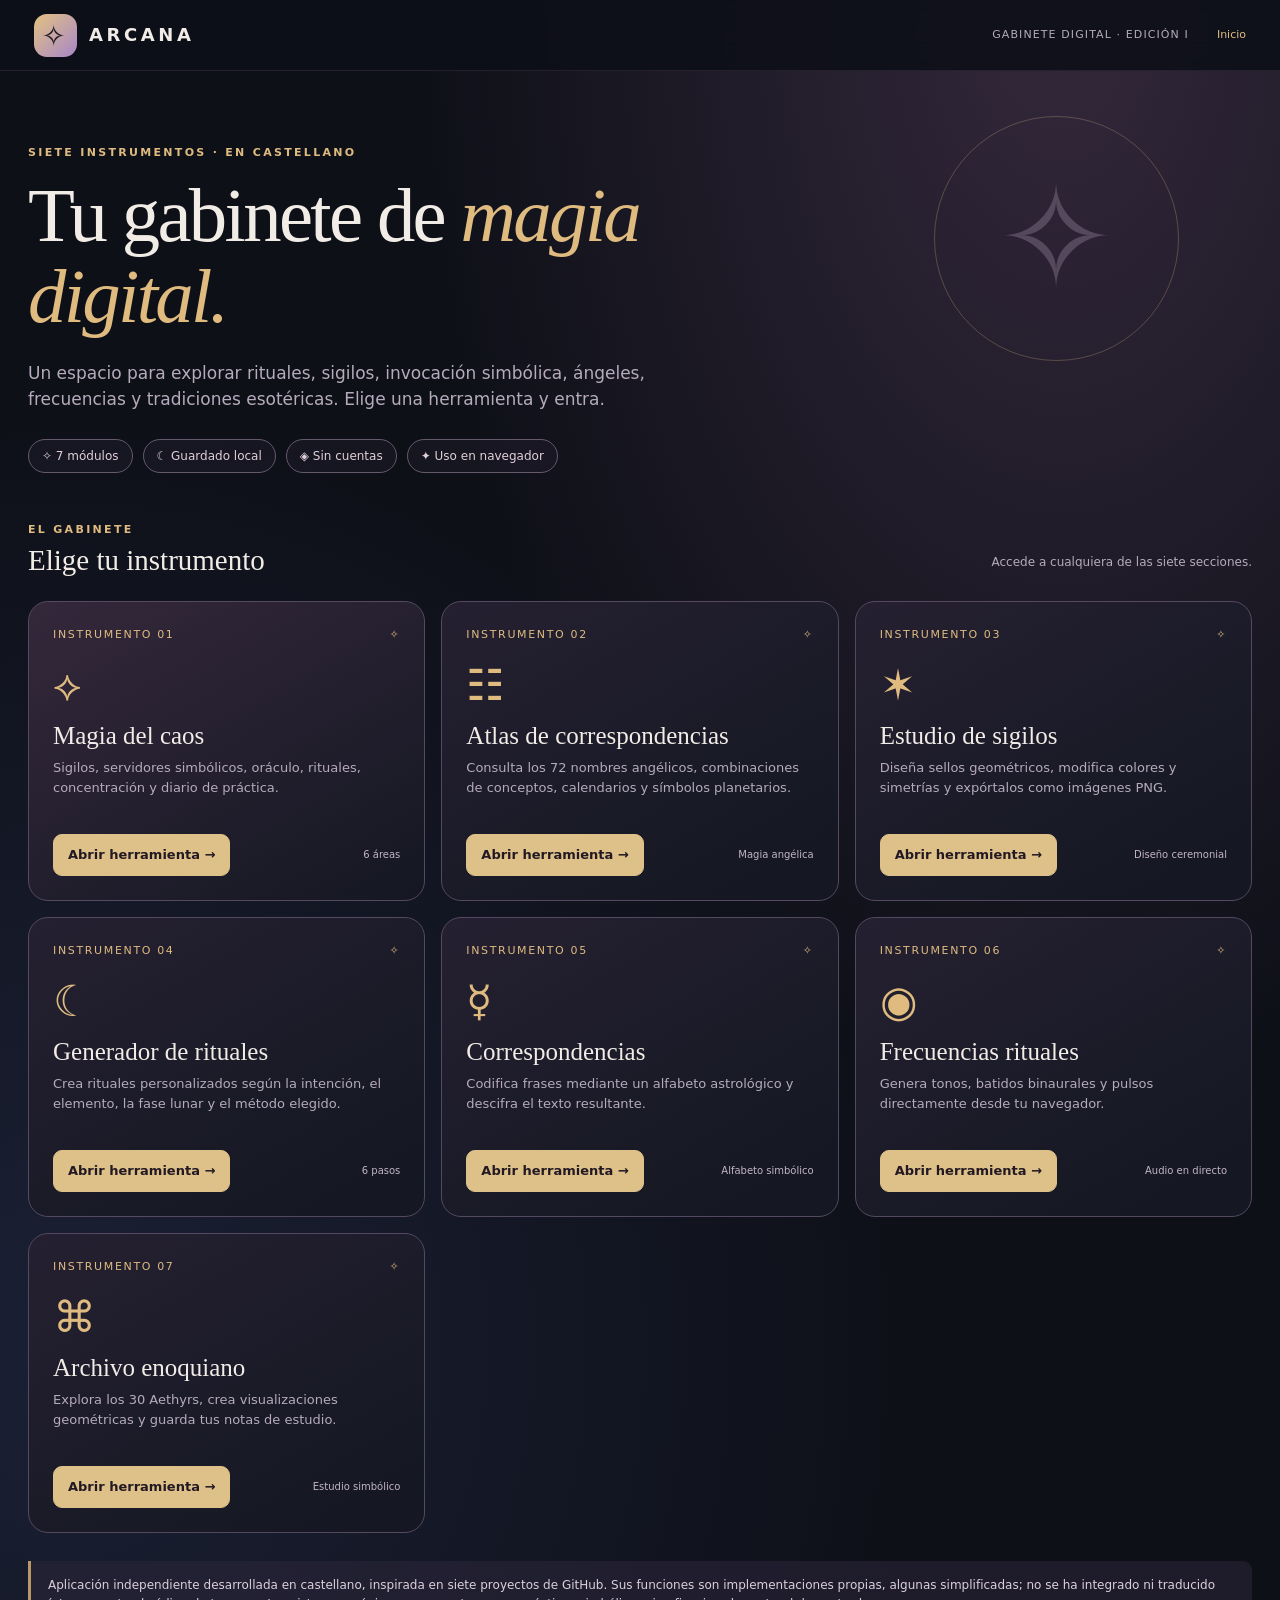
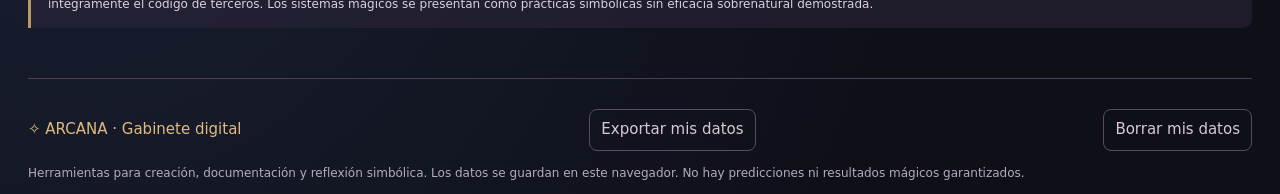
<file: index.html>
<!DOCTYPE html><html lang="es"><head>
<link rel="icon" type="image/png" href="https://armandmu.github.io/recursos-web/favicon.png">
<meta charset="utf-8"><meta name="viewport" content="width=device-width, initial-scale=1"><meta name="theme-color" content="#111019"><title>ARCANA — Siete instrumentos de magia digital</title><style>
:root{color-scheme:dark;--bg:#0e1018;--panel:#1a1c29;--panel2:#11151e;--fg:#f2ece7;--muted:#b5abbc;--gold:#dfbb80;--border:#54475b}*{box-sizing:border-box}body{margin:0;background:radial-gradient(ellipse at 83% 0,#33283b 0,transparent 43%),radial-gradient(ellipse at 5% 75%,#1a2034,transparent 50%),var(--bg);color:var(--fg);font:15px/1.55 system-ui,-apple-system,'Segoe UI',sans-serif}button,input,select,textarea{font:inherit}button{cursor:pointer}a{color:var(--gold)}button:focus-visible,input:focus-visible,textarea:focus-visible,select:focus-visible,a:focus-visible{outline:2px solid var(--gold);outline-offset:3px}.wrap{max-width:1280px;padding:0 28px;margin:auto}header{position:sticky;top:0;z-index:10;background:#0e1019e8;backdrop-filter:blur(14px);border-bottom:1px solid #51435455}.bar{display:flex;justify-content:space-between;align-items:center;height:70px}.brand{display:flex;align-items:center;gap:12px;letter-spacing:.2em;font-size:18px;font-weight:800;color:var(--fg);background:none;border:0}.mark{display:grid;place-items:center;width:43px;height:43px;border-radius:13px;color:#201c27;background:linear-gradient(135deg,#e3c282,#a787c8);font-size:29px}.bar-right{display:flex;gap:22px;align-items:center;color:var(--muted);font-size:11px;letter-spacing:.1em}.bar-right button,.crumb button{border:0;background:none;color:var(--gold)}.view.hidden{display:none}.hero{padding:73px 0 48px;position:relative;overflow:hidden}.hero h1,.workspace-head h1{font:normal clamp(43px,6vw,77px)/1.06 Georgia,serif;letter-spacing:-.035em;margin:14px 0 22px;max-width:775px}.hero h1 em{color:var(--gold)}.hero>p{font-size:17px;max-width:670px;color:var(--muted);margin:0 0 26px}.kicker{color:var(--gold);text-transform:uppercase;font-size:11px;letter-spacing:.21em;font-weight:800}.star{position:absolute;right:6%;top:45px;border:1px solid #e0c18b44;border-radius:50%;width:245px;height:245px;display:grid;place-items:center;font-size:142px;color:#b7a2c14d;pointer-events:none}.tags{display:flex;flex-wrap:wrap;gap:10px}.tags span{border:1px solid #66596c;border-radius:100px;padding:7px 13px;font-size:12px;color:#e2d0d8;background:#25203066}.heading{display:flex;justify-content:space-between;align-items:end;margin-bottom:18px}.heading h2{font:normal 29px Georgia,serif;margin:6px 0}.heading p{font-size:12px;color:var(--muted)}.cards{display:grid;grid-template-columns:repeat(3,1fr);gap:16px}.card{border:1px solid #554861;background:linear-gradient(150deg,#252031,#151823 86%);border-radius:20px;display:flex;flex-direction:column;padding:24px;min-height:300px;transition:transform .2s,border-color .2s}.card:hover{transform:translateY(-4px);border-color:var(--gold)}.card:first-child{background:linear-gradient(150deg,#34283b,#141722)}.card-top{color:var(--gold);font-size:11px;letter-spacing:.15em;display:flex;justify-content:space-between}.glyph{font:normal 43px Georgia,serif;margin-top:17px;color:var(--gold);line-height:1.2}.card h3{font:normal 25px Georgia,serif;margin:10px 0 8px}.card p{color:var(--muted);font-size:13px;margin:0 0 20px;flex:1}.card-foot{display:flex;align-items:center;justify-content:space-between;gap:10px}.card-foot small{font-size:10px;color:#c4b4c7}.primary,.secondary,.danger{border-radius:9px;padding:10px 14px;font-size:13px;font-weight:700}.primary{background:#dec089;border:1px solid #dec089;color:#231923}.primary:hover{background:#f3d5a0}.secondary{background:#292434;border:1px solid #766480;color:#f1dfd4}.secondary:hover{background:#3c3049}.danger{background:#40252b;border:1px solid #86555c;color:#ffd3cd}.notice{border-left:3px solid #b99767;background:#2924389c;color:#dcd0dc;padding:15px 17px;margin:28px 0;border-radius:0 9px 9px 0;font-size:12px}.crumb{display:flex;gap:12px;align-items:center;margin:28px 0 18px;color:var(--muted);font-size:12px}.workspace-head{display:flex;justify-content:space-between;align-items:start;gap:20px;margin-bottom:25px}.workspace-head h1{font-size:clamp(35px,5vw,53px);margin:9px 0 8px}.workspace-head p{max-width:830px;color:var(--muted);margin:0}.workspace-head a{white-space:nowrap;text-decoration:none;font-size:12px;padding:10px 12px;border-radius:9px;border:1px solid var(--border)}.tabs{display:flex;gap:7px;flex-wrap:wrap;border-bottom:1px solid #584961;margin-bottom:23px;padding-bottom:13px}.tabs button{background:transparent;color:var(--muted);border:1px solid transparent;padding:9px 14px;border-radius:8px;font-size:13px}.tabs button.selected{background:#dec0891c;border-color:#bd986759;color:var(--gold)}.grid{display:grid;grid-template-columns:minmax(300px,.93fr) minmax(300px,1.07fr);gap:20px}.panel{border:1px solid #51445a;background:linear-gradient(150deg,#1e202d,#141720);padding:24px;border-radius:17px;min-width:0;margin-bottom:18px}.panel h3{font:normal 24px Georgia,serif;margin:0 0 13px}.panel p{color:var(--muted);font-size:13px;margin:0 0 18px}.field{display:block;margin-bottom:16px}.field span{display:block;font-size:12px;color:#e2d4da;font-weight:700;margin-bottom:7px}input:not([type=range]):not([type=color]),select,textarea{width:100%;padding:11px 12px;background:#10121b;color:var(--fg);border:1px solid #595062;border-radius:9px;outline:0}textarea{min-height:104px;resize:vertical}input[type=range]{width:100%;accent-color:var(--gold)}input[type=color]{width:55px;height:38px;border:0;background:transparent}.cols{display:grid;grid-template-columns:1fr 1fr;gap:13px}.actions{display:flex;gap:9px;flex-wrap:wrap;margin-top:10px}.result{white-space:pre-wrap;overflow-wrap:anywhere;min-height:155px;border:1px dashed #6c576a;border-radius:11px;background:#10141e;padding:20px;color:#e3d7df}.drawing{border:1px dashed #6d5a69;background:radial-gradient(circle at center,#272237,#0e111c 74%);display:grid;place-items:center;border-radius:14px;overflow:hidden;min-height:345px}.drawing canvas{display:block;width:min(100%,470px);aspect-ratio:1}.entry{padding:14px;background:#10141e;border:1px solid #4b4054;border-radius:10px;margin:8px 0}.entry strong{display:block}.entry small{display:block;color:var(--gold);margin-bottom:5px}.entry p{white-space:pre-wrap;margin:0 0 8px}.muted{color:var(--muted)!important;font-size:12px}.big{font:normal 45px Georgia,serif;color:var(--gold);margin-bottom:15px}.alphabet{display:grid;grid-template-columns:repeat(9,1fr);gap:8px}.sym{border:1px solid #62506b;background:#211d2c;border-radius:8px;text-align:center;font:normal 23px Georgia,serif;color:var(--gold);padding:9px 4px}.sym small{display:block;font:normal 10px system-ui;color:var(--muted)}.list{max-height:550px;overflow:auto;display:grid;gap:7px;align-content:start}.list button{text-align:left}.aethyrs{display:grid;grid-template-columns:repeat(3,1fr);gap:8px}.aethyrs button{padding:12px;background:#201b2d;border:1px solid #61516d;border-radius:9px;color:#e5cfdf}.aethyrs button.selected{border-color:var(--gold);color:var(--gold)}.videoCanvas{aspect-ratio:2/1!important;width:100%!important}.tip{font-size:12px;color:var(--muted);margin-top:13px}.foot{display:flex;justify-content:space-between;align-items:center;gap:14px;flex-wrap:wrap;border-top:1px solid #4a4055;margin-top:50px;padding-top:30px;color:var(--gold)}.foot button{background:transparent;border:1px solid #5a4b60;color:#d9c8d4;padding:8px 11px;border-radius:8px}footer{padding-bottom:45px}footer p{color:var(--muted);font-size:12px;margin-top:13px}@media(max-width:950px){.cards{grid-template-columns:repeat(2,1fr)}.grid{grid-template-columns:1fr}.workspace-head{flex-direction:column}.star{opacity:.2}}@media(max-width:620px){.wrap{padding:0 16px}.bar-right span{display:none}.hero{padding-top:49px}.hero h1{font-size:44px}.cards,.cols{grid-template-columns:1fr}.card{min-height:255px}.heading{align-items:start;flex-direction:column}.heading p{margin:3px 0}.panel{padding:18px}.alphabet{grid-template-columns:repeat(6,1fr)}.aethyrs{grid-template-columns:repeat(2,1fr)}}

</style></head><body>
<header><div class="wrap bar"><button class="brand" onclick="go('inicio')"><span class="mark">✧</span> ARCANA</button><div class="bar-right"><span>GABINETE DIGITAL · EDICIÓN I</span><button onclick="go('inicio')">Inicio</button></div></div></header>
<main class="wrap"><section id="inicio" class="view"><div class="hero"><div class="star">✧</div><div class="kicker">SIETE INSTRUMENTOS · EN CASTELLANO</div><h1>Tu gabinete de <em>magia digital.</em></h1><p>Un espacio para explorar rituales, sigilos, invocación simbólica, ángeles, frecuencias y tradiciones esotéricas. Elige una herramienta y entra.</p><div class="tags"><span>✧ 7 módulos</span><span>☾ Guardado local</span><span>◈ Sin cuentas</span><span>✦ Uso en navegador</span></div></div><div class="heading"><div><div class="kicker">EL GABINETE</div><h2>Elige tu instrumento</h2></div><p>Accede a cualquiera de las siete secciones.</p></div><div class="cards" id="cards"></div><div class="notice">Aplicación independiente desarrollada en castellano, inspirada en siete proyectos de GitHub. Sus funciones son implementaciones propias, algunas simplificadas; no se ha integrado ni traducido íntegramente el código de terceros. Los sistemas mágicos se presentan como prácticas simbólicas sin eficacia sobrenatural demostrada.</div></section><section id="workspace" class="view hidden"><div class="crumb"><button onclick="go('inicio')">Inicio</button><span>/</span><span id="crumbName"></span></div><div class="workspace-head"><div><div class="kicker" id="workNumber"></div><h1 id="workTitle"></h1><p id="workDesc"></p></div><a id="repoLink" target="_blank" rel="noopener">Ver repositorio ↗</a></div><nav id="tabs" class="tabs" aria-label="Funciones de la herramienta"></nav><div id="content"></div></section></main>
<footer class="wrap"><div class="foot"><span>✧ ARCANA · Gabinete digital</span><button onclick="exportData()">Exportar mis datos</button><button onclick="deleteAll()">Borrar mis datos</button></div><p>Herramientas para creación, documentación y reflexión simbólica. Los datos se guardan en este navegador. No hay predicciones ni resultados mágicos garantizados.</p></footer><script>
'use strict';
const TOOLS=[
{id:'chaos',n:'01',g:'⟡',name:'Magia del caos',desc:'Sigilos, servidores simbólicos, oráculo, rituales, concentración y diario de práctica.',mini:'6 áreas',repo:'https://github.com/koriyoshi2041/chaos-magick-toolkit',tabs:['Sigilos','Servidores','Oráculo','Rituales','Concentración','Diario']},
{id:'atlas',n:'02',g:'☷',name:'Atlas de correspondencias',desc:'Consulta los 72 nombres angélicos, combinaciones de conceptos, calendarios y símbolos planetarios.',mini:'Magia angélica',repo:'https://github.com/MarkRogoQC/computational-occultists-toolkit',tabs:['72 nombres','Combinaciones','Calendario','Planetas']},
{id:'sigilos',n:'03',g:'✶',name:'Estudio de sigilos',desc:'Diseña sellos geométricos, modifica colores y simetrías y expórtalos como imágenes PNG.',mini:'Diseño ceremonial',repo:'https://github.com/Schlabbster/Magic-Sigil-Generator',tabs:['Diseñador']},
{id:'rituales',n:'04',g:'☾',name:'Generador de rituales',desc:'Crea rituales personalizados según la intención, el elemento, la fase lunar y el método elegido.',mini:'6 pasos',repo:'https://github.com/lilithmoonhaven/grimoire-app',tabs:['Constructor']},
{id:'cifrado',n:'05',g:'☿',name:'Correspondencias',desc:'Codifica frases mediante un alfabeto astrológico y descifra el texto resultante.',mini:'Alfabeto simbólico',repo:'https://github.com/alt-magick/Correspondence',tabs:['Traductor']},
{id:'sonido',n:'06',g:'◉',name:'Frecuencias rituales',desc:'Genera tonos, batidos binaurales y pulsos directamente desde tu navegador.',mini:'Audio en directo',repo:'https://github.com/goraw-xd/Occult-Sound-Frequency-Generator',tabs:['Laboratorio']},
{id:'enoquiano',n:'07',g:'⌘',name:'Archivo enoquiano',desc:'Explora los 30 Aethyrs, crea visualizaciones geométricas y guarda tus notas de estudio.',mini:'Estudio simbólico',repo:'https://github.com/NuTroPeX/NuTroPeX-NTPX-Enochian-Forge',tabs:['30 Aethyrs','Visualizador','Cuaderno']}
];
const $=id=>document.getElementById(id), v=id=>$(id).value;
function html(s){return String(s??'').replace(/[&<>"']/g,ch=>({'&':'&amp;','<':'&lt;','>':'&gt;','"':'&quot;'}[ch]));}
function field(name,id,type='text',defaultVal='',extra=''){return `<label class="field"><span>${name}</span>${type==='textarea'?`<textarea id="${id}" ${extra}>${html(defaultVal)}</textarea>`:`<input id="${id}" type="${type}" value="${html(defaultVal)}" ${extra}>`}</label>`}
function choose(name,id,options){return `<label class="field"><span>${name}</span><select id="${id}">${options.map(x=>`<option>${html(x)}</option>`).join('')}</select></label>`}
function grid(form,result){return `<div class="grid"><div class="panel">${form}</div><div class="panel">${result}</div></div>`}
function actions(...buttons){return `<div class="actions">${buttons.join('')}</div>`}
function btn(text,method,kind='primary'){return `<button class="${kind}" onclick="${method}">${text}</button>`}
let state;try{state=JSON.parse(localStorage.getItem('arcana_v1'))||{}}catch{state={}}
state={serv:[],diary:[],notes:[],...state};
function save(){try{localStorage.setItem('arcana_v1',JSON.stringify(state))}catch(e){alert('No se han podido guardar los datos: '+e.message)}}
function exportData(){download(JSON.stringify(state,null,2),'arcana-datos.json','application/json')}
function download(s,name,type){let url=URL.createObjectURL(new Blob([s],{type})),a=document.createElement('a');a.href=url;a.download=name;a.click();setTimeout(()=>URL.revokeObjectURL(url),1000)}
function imageOut(id,name){$(id).toBlob(blob=>{const url=URL.createObjectURL(blob),a=document.createElement('a');a.href=url;a.download=name;a.click();setTimeout(()=>URL.revokeObjectURL(url),1000)})}
async function copy(id){try{await navigator.clipboard.writeText($(id).innerText);alert('Copiado.')}catch{alert('Selecciona y copia el texto manualmente.')}}
function deleteAll(){if(!confirm('¿Borrar todas las notas, diarios y servidores guardados?'))return;state={serv:[],diary:[],notes:[]};save();go('inicio')}
function stamp(date=new Date()){return new Date(date).toLocaleString('es-ES',{day:'2-digit',month:'short',year:'numeric',hour:'2-digit',minute:'2-digit'})}
function number(max){if(window.crypto?.getRandomValues){let a=new Uint32Array(1);crypto.getRandomValues(a);return a[0]%max}return Math.floor(Math.random()*max)}
function up(s){return (s||'').normalize('NFD').replace(/[\u0300-\u036f]/g,'').replace(/Ñ/g,'N').toUpperCase().replace(/[^A-Z]/g,'')}
function letters(s){return [...new Set(up(s).replace(/[AEIOU]/g,''))].join('')}
let current=null;
function go(id){if(id==='chaos'){location.href='./instrumento1.html';return}stopAudio();stopTimer();if(id==='inicio'){current=null;$('inicio').classList.remove('hidden');$('workspace').classList.add('hidden')}else{current=TOOLS.find(t=>t.id===id);if(!current)return;$('inicio').classList.add('hidden');$('workspace').classList.remove('hidden');$('crumbName').textContent=current.name;$('workNumber').textContent=`INSTRUMENTO ${current.n}`;$('workTitle').textContent=current.name;$('workDesc').textContent=current.desc;$('repoLink').href=current.repo;$('tabs').innerHTML=current.tabs.map((s,i)=>`<button onclick="tab(${i})" id="tab${i}">${html(s)}</button>`).join('');tab(0)}location.hash=id;window.scrollTo(0,0)}
function tab(i){document.querySelectorAll('#tabs button').forEach((b,k)=>b.classList.toggle('selected',i===k));$('content').innerHTML=VIEWS[current.id][i]();const key=current.id+'-'+i;setTimeout(()=>{if(key==='chaos-0')chaosSeal();if(key==='chaos-1')servRender();if(key==='chaos-5')diaryRender();if(key==='atlas-0')angelsRender();if(key==='atlas-3')planetRender();if(key==='sigilos-0')studioDraw();if(key==='cifrado-0')alphaRender();if(key==='sonido-0')waveDraw();if(key==='enoquiano-0')aethyrsRender();if(key==='enoquiano-1')enochDraw();if(key==='enoquiano-2')notesRender()},0)}
$('cards').innerHTML=TOOLS.map(t=>`<article class="card"><div class="card-top"><span>INSTRUMENTO ${t.n}</span><span>✧</span></div><div class="glyph">${t.g}</div><h3>${t.name}</h3><p>${t.desc}</p><div class="card-foot">${btn('Abrir herramienta →',`go('${t.id}')`)}<small>${t.mini}</small></div></article>`).join('');
const VIEWS={
chaos:[
()=>grid(`<h3>Transforma una intención</h3><p>Sigilización textual inspirada en Austin Osman Spare, con trazos geométricos originales.</p>${field('Declaración de intención','ci','textarea','Mi proyecto avanza con claridad')}${choose('Representación','cm',['Método de letras','Rueda alfabética','Cuadrado de Saturno adaptado'])}${actions(btn('Crear sigilo','chaosSeal()'),btn('Exportar PNG',"imageOut('cc','sigilo.png')",'secondary'))}<div class="notice" id="cl">Introduce tu intención para crear un sigilo.</div>`,`<h3>Tu sello</h3><div class="drawing"><canvas id="cc" width="850" height="850"></canvas></div>`),
()=>grid(`<h3>Servidores simbólicos</h3><p>Registra una figura ritual con un objetivo y una condición de cierre.</p>${field('Nombre','sn')}${field('Propósito','sp','textarea')}${field('Límite o condición de cierre','sl')}${btn('Crear servidor','servAdd()')}`,`<h3>Servidores registrados</h3><div id="servList"></div>`),
()=>grid(`<h3>Oráculo de ocho vías</h3><p>Mensajes obtenidos al azar para explorar una situación, sin carácter predictivo.</p>${field('Pregunta','oq','textarea')}${btn('Extraer mensaje','oracle()')}`,`<h3>Lectura simbólica</h3><div class="result" id="or">Escribe una pregunta y extrae un mensaje.</div>`),
()=>grid(`<h3>Constructor ritual</h3>${field('Intención','cri','textarea')}${choose('Enfoque','crm',['Claridad','Creatividad','Abundancia','Protección simbólica','Cierre de ciclo'])}${choose('Duración aproximada','crd',['5 minutos','10 minutos','15 minutos','20 minutos'])}${btn('Crear guion','chaosRitual()')}`,`<h3>Guion de práctica</h3><div class="result" id="crr">Configura los campos.</div>${actions(btn('Copiar guion',"copy('crr')",'secondary'))}`),
()=>grid(`<h3>Concentración guiada</h3><p>Sesiones suaves de atención. Se han excluido técnicas extremas de respiración, privación o agotamiento.</p>${choose('Práctica','ft',['Observación de un punto','Respiración natural','Palabra repetida','Visualización'])}${field('Minutos','fm','number','5','min="1" max="60"')}${actions(btn('Iniciar','timerStart()'),btn('Detener','stopTimer()', 'secondary'))}`,`<h3>Temporizador</h3><div class="big" id="clock">05:00</div><p id="timerMessage">Elige una práctica para empezar.</p>`),
()=>grid(`<h3>Diario de trabajo</h3>${field('Título','dt')}${field('Observaciones','dd','textarea')}${actions(btn('Guardar entrada','diaryAdd()'),btn('Exportar mis datos','exportData()','secondary'))}`,`<h3>Entradas</h3><div id="diaryList"></div>`)
],
atlas:[
()=>grid(`<h3>72 nombres del Shem HaMephorash</h3><p>Catálogo de nombres en una transliteración habitual. Las grafías y atribuciones pueden cambiar entre tradiciones.</p>${field('Busca por nombre o número','angelSearch','text','','oninput="angelsRender()"')}<div class="list" id="angelList"></div>`,`<h3>Ficha de estudio</h3><div class="result" id="angelDetail">Selecciona un nombre para ver su número.</div><div class="notice">Este índice no atribuye poderes, fechas o entidades de forma automática.</div>`),
()=>grid(`<h3>Combinaciones simbólicas</h3><p>Ejercicio propio inspirado libremente en el Ars Magna de Ramon Llull. No reproduce su método histórico completo.</p>${field('Tema de reflexión','arSubject')}${btn('Crear combinación','ars()')}`,`<h3>Principios</h3><div class="result" id="arResult">Genera una combinación de tres principios.</div>`),
()=>grid(`<h3>Calendario de 364 días</h3><p>Ciclo matemático iniciado en la fecha que elijas, inspirado en el calendario de Enoc, sin conversión histórica universal.</p>${field('Inicio del ciclo','ed0','date','2026-01-01')}${field('Fecha a consultar','ed1','date','2026-11-04')}${btn('Calcular','enochCalendar()')}`,`<h3>Resultado</h3><div class="result" id="edResult">Elige las fechas.</div>`),
()=>`<div class="panel"><h3>Símbolos planetarios y zodiacales</h3><p>Iconografía simbólica habitual, con significados variables según la escuela.</p><div class="alphabet" id="planets"></div><div class="notice">El motor Python de 72 bandas y posiciones planetarias del repositorio de referencia no está integrado en esta aplicación.</div></div>`
],
sigilos:[()=>grid(`<h3>Estudio geométrico</h3>${field('Símbolo central','sgText','text','✧')}${choose('Composición','sgShape',['Estrella','Mandala','Órbitas','Hexágono','Trazos rúnicos'])}${field('Color','sgColor','color','#dfbb80')}${field('Simetría (3-16)','sgSym','range','8','min="3" max="16"')}${field('Capas (2-12)','sgLayers','range','6','min="2" max="12"')}${field('Semilla del diseño','sgSeed','text','ARCANA-2026')}${actions(btn('Generar sello','studioDraw()'),btn('Variación','studioRandom()','secondary'),btn('Exportar PNG',"imageOut('sgCanvas','sello-arcana.png')",'secondary'))}`,`<h3>Previsualización</h3><div class="drawing"><canvas id="sgCanvas" width="850" height="850"></canvas></div><p class="tip">Generador geométrico propio. No reproduce la exportación animada ni todos los patrones del programa original.</p>`)],
rituales:[()=>grid(`<h3>Tu ritual personalizado</h3>${field('Intención','ri','textarea','Centrar mi energía en lo que puedo hacer hoy')}<div class="cols">${choose('Fase lunar simbólica','rm',['Luna nueva','Cuarto creciente','Luna llena','Cuarto menguante','Sin referencia lunar'])}${choose('Elemento','re',['Aire','Agua','Tierra','Fuego','Éter'])}${choose('Método','rmethod',['Escritura','Contemplación','Visualización','Sigilo'])}${choose('Duración','rdur',['5 minutos','10 minutos','15 minutos','20 minutos'])}</div>${field('Nota personal','rnote')}${actions(btn('Generar ritual','ritualMake()'),btn('Copiar','copy(\'rr\')','secondary'))}`,`<h3>Guion de seis pasos</h3><div class="result" id="rr">Elige tu intención y genera una práctica.</div><div class="notice">Guion original; no incorpora la narración grabada ni la música del prototipo.</div>`)],
cifrado:[()=>grid(`<h3>Traductor astrológico</h3>${field('Texto para codificar','encode','textarea')}${actions(btn('Codificar','encodeRun()'),btn('Copiar símbolos',"copy('encoded')",'secondary'))}<h3 style="margin-top:26px">Descifrar</h3>${field('Símbolos para decodificar','decode','textarea')}${btn('Descifrar','decodeRun()')}`,`<h3>Resultados</h3><p>Mensaje simbólico</p><div class="result" id="encoded" style="min-height:90px;font-size:25px">—</div><p style="margin-top:18px">Mensaje decodificado</p><div class="result" id="decoded" style="min-height:90px">—</div>`)+`<div class="panel"><h3>Alfabeto completo</h3><div class="alphabet" id="alpha"></div></div>`],
sonido:[()=>grid(`<h3>Generador sonoro</h3>${choose('Señal','smode',['Tono puro','Binaural (auriculares)','Pulso isocrónico'])}<div class="cols">${field('Frecuencia (80-1000 Hz)','sfreq','number','220','min="80" max="1000"')}${field('Batido o pulso (1-20 Hz)','sbeat','number','6','min="1" max="20"')}${choose('Intención','sintent',['Calma','Creatividad','Concentración','Contemplación','Abundancia simbólica'])}${field('Volumen (0-20%)','svol','range','8','min="0" max="20" oninput="audioVolume()"')}</div>${actions(btn('▶ Reproducir','audioStart()'),btn('■ Detener','stopAudio()','secondary'))}<p class="tip">Utiliza un volumen bajo. Detén el sonido si notas molestias. Ninguna frecuencia garantiza efectos terapéuticos o espirituales.</p>`,`<h3>Osciloscopio</h3><div class="drawing"><canvas id="wave" class="videoCanvas" width="850" height="420"></canvas></div><div class="notice" id="audioStatus">Audio detenido. Esta herramienta genera sonido en el propio navegador; no utiliza sincronización astrológica.</div>`)],
enoquiano:[
()=>grid(`<h3>Los treinta Aethyrs</h3><p>Regiones o «aires» de la tradición enoquiana. Ordenados desde LIL (1) hasta TEX (30). Algunas grafías varían por edición.</p><div class="aethyrs" id="aethyrs"></div>`,`<h3>Ficha</h3><div class="result" id="aethyrDetail">Selecciona un Aethyr.</div><div class="notice">No se incluyen supuestas invocaciones históricas no verificadas. El repositorio de referencia solo publica un README.</div>`),
()=>grid(`<h3>Visualización original</h3><p>Arte geométrico inspirado en motivos ceremoniales. No son sellos enoquianos históricos.</p>${field('Palabra o nombre','enoText','text','LIL')}${field('Profundidad','enoDepth','range','8','min="3" max="14"')}${actions(btn('Generar','enochDraw()'),btn('Guardar PNG',"imageOut('enoCanvas','umbral.png')",'secondary'))}`,`<h3>Umbral geométrico</h3><div class="drawing"><canvas id="enoCanvas" width="850" height="850"></canvas></div>`),
()=>grid(`<h3>Cuaderno de estudio</h3>${field('Título o fuente','nt')}${field('Notas','nn','textarea')}${btn('Guardar nota','notesAdd()')}`,`<h3>Mis notas</h3><div id="notesList"></div>`)
]};
// GENERACIÓN DE SELLOS
function drawSetup(id){const c=$(id),ctx=c.getContext('2d');ctx.setTransform(1,0,0,1,0,0);ctx.clearRect(0,0,c.width,c.height);ctx.fillStyle='#0d101b';ctx.fillRect(0,0,c.width,c.height);ctx.strokeStyle='#dfbb80';ctx.fillStyle='#dfbb80';return ctx}
function circle(ctx,x,y,r){ctx.beginPath();ctx.arc(x,y,r,0,Math.PI*2);ctx.stroke()}
function shape(ctx,points){ctx.beginPath();points.forEach((p,i)=>i?ctx.lineTo(...p):ctx.moveTo(...p));ctx.closePath();ctx.stroke()}
function drawnLetters(ctx,s,mode){let word=up(s)||'ARCANA',pts=[];if(mode==='Rueda alfabética'){for(let c of word){let n=c.charCodeAt(0)-65,r=[150,220,290][n%3],a=n/26*Math.PI*2;pts.push([425+r*Math.cos(a),425+r*Math.sin(a)])}}else if(mode==='Cuadrado de Saturno adaptado'){const grid=[[2,7,6],[9,5,1],[4,3,8]];for(let c of word){let n=(c.charCodeAt(0)-65)%9+1,row=grid.findIndex(r=>r.includes(n)),col=grid[row].indexOf(n);pts.push([210+col*215,210+row*215])}}else{for(let c of letters(word)){let n=c.charCodeAt(0)-65,a=n/26*Math.PI*2,r=120+n%6*34;pts.push([425+r*Math.cos(a),425+r*Math.sin(a)])}}ctx.beginPath();pts.forEach((p,i)=>i?ctx.lineTo(...p):ctx.moveTo(...p));ctx.stroke();pts.forEach(p=>{ctx.beginPath();ctx.arc(p[0],p[1],4,0,Math.PI*2);ctx.fill()})}
function chaosSeal(){let ctx=drawSetup('cc');ctx.lineWidth=2;circle(ctx,425,425,365);circle(ctx,425,425,347);circle(ctx,425,425,80);ctx.lineWidth=7;drawnLetters(ctx,v('ci'),v('cm'));ctx.textAlign='center';ctx.font='22px Georgia';ctx.fillText('✧  SIGILO DE INTENCIÓN  ✧',425,788);$('cl').textContent='Letras únicas sin vocales: '+(letters(v('ci'))||'—')+'. Representación gráfica propia.'}
function seed(s){let h=2166136261;for(let c of s){h=Math.imul(h^c.charCodeAt(0),16777619)}return h>>>0}
function rng(s){let a=seed(s);return ()=>{a+=0x6D2B79F5;let x=a;x=Math.imul(x^x>>>15,x|1);x^=x+Math.imul(x^x>>>7,x|61);return ((x^x>>>14)>>>0)/4294967296}}
function studioDraw(){let ctx=drawSetup('sgCanvas'),sym=+v('sgSym'),layers=+v('sgLayers'),mode=v('sgShape'),rand=rng(v('sgSeed')+mode),color=v('sgColor');ctx.save();ctx.translate(425,425);ctx.strokeStyle=color;ctx.lineWidth=2.6;for(let z=0;z<layers;z++){let r=45+z*310/Math.max(1,layers-1);ctx.globalAlpha=.3+.7*z/layers;circle(ctx,0,0,r);if(mode==='Órbitas'){for(let k=0;k<sym;k++){let a=k*2*Math.PI/sym+z*.19;circle(ctx,r*Math.cos(a),r*Math.sin(a),6+z%3*3)}}else if(mode==='Hexágono'){shape(ctx,Array.from({length:6},(_,k)=>[r*Math.cos(k*Math.PI/3),r*Math.sin(k*Math.PI/3)]))}else if(mode==='Trazos rúnicos'){for(let k=0;k<sym;k++){let a=k*2*Math.PI/sym;ctx.save();ctx.rotate(a);ctx.beginPath();ctx.moveTo(r-16,-18-rand()*25);ctx.lineTo(r+10,0);ctx.lineTo(r-16,18+rand()*25);ctx.stroke();ctx.restore()}}else{shape(ctx,Array.from({length:sym*2},(_,k)=>{let a=k*Math.PI/sym,rr=r*(k%2?(mode==='Mandala'?.78:.51):1);return [rr*Math.cos(a),rr*Math.sin(a)]}))}}ctx.globalAlpha=1;ctx.fillStyle=color;ctx.textAlign='center';ctx.textBaseline='middle';let text=v('sgText').slice(0,24);ctx.font=`${text.length>9?31:text.length>3?55:90}px Georgia`;ctx.fillText(text,0,0,300);ctx.restore()}
function studioRandom(){$('sgSeed').value=Math.random().toString(36).slice(2,11).toUpperCase();studioDraw()}
// SERVIDORES, DIARIO Y ORÁCULO
function servAdd(){let name=v('sn').trim(),purpose=v('sp').trim();if(!name||!purpose){alert('Añade un nombre y un propósito.');return}state.serv.unshift({id:Date.now(),name,purpose,limit:v('sl').trim(),status:'Activo',date:new Date().toISOString()});save();servRender()}
function servStatus(id,status){let e=state.serv.find(x=>x.id===id);if(!e)return;if(status==='Eliminar'){state.serv=state.serv.filter(x=>x.id!==id)}else{e.status=status}save();servRender()}
function servRender(){$('servList').innerHTML=state.serv.length?state.serv.map(e=>`<div class="entry"><small>${html(stamp(e.date))} · ${html(e.status)}</small><strong>${html(e.name)}</strong><p>${html(e.purpose)}</p><p class="muted">Cierre: ${html(e.limit||'No especificado')}</p>${actions(...['Activo','Pausado','Finalizado','Eliminar'].map(x=>btn(x,`servStatus(${e.id},'${x}')`,x==='Eliminar'?'danger':'secondary')))}</div>`).join(''):'<p class="muted">Todavía no has registrado ninguno.</p>'}
const oracles=[['Dirección','¿Qué paso concreto sí depende de ti?'],['Límite','¿Qué condición te conviene respetar?'],['Cambio','¿Qué alternativa has descartado demasiado pronto?'],['Espera','¿Qué dato te falta antes de actuar?'],['Encuentro','¿Con quién te ayudaría conversar?'],['Orden','¿Qué puedes simplificar hoy?'],['Deseo','¿Qué parte de tu propósito sigue siendo ambigua?'],['Revisión','¿Qué supuesto podrías examinar con más detalle?']];
function oracle(){let [title,msg]=oracles[number(8)];$('or').textContent=`✦ ${title.toUpperCase()}\n\n${msg}\n\nTu pregunta: ${v('oq').trim()||'Reflexión libre'}\n\nLectura aleatoria, no predicción.`}
function chaosRitual(){let intent=v('cri').trim()||'Cultivar claridad';$('crr').textContent=`RITUAL DE ${v('crm').toUpperCase()} · ${v('crd')}\n\n1. Prepara una mesa ordenada y un cuaderno.\n2. Escribe tu intención: «${intent}».\n3. Permanece unos instantes en silencio, respirando de forma espontánea.\n4. Traza un símbolo que asocies a tu propósito.\n5. Anota una acción que puedas realizar hoy.\n6. Cierra el ejercicio con una reflexión escrita.\n\nLa práctica es simbólica. Los cambios en la realidad dependen de tus acciones.`}
let timer=null,seconds=300;
function stopTimer(){if(timer){clearInterval(timer);timer=null}if($('timerMessage'))$('timerMessage').textContent='Sesión detenida.'}
function timerStart(){stopTimer();seconds=Math.min(60,Math.max(1,+v('fm')||5))*60;const tick=()=>{if($('clock'))$('clock').textContent=String(Math.floor(seconds/60)).padStart(2,'0')+':'+String(seconds%60).padStart(2,'0');};tick();$('timerMessage').textContent='Práctica: '+v('ft');timer=setInterval(()=>{seconds--;tick();if(seconds<=0){clearInterval(timer);timer=null;$('timerMessage').textContent='Sesión finalizada.'}},1000)}
function diaryAdd(){if(!v('dd').trim()){alert('Escribe una observación.');return}state.diary.unshift({id:Date.now(),title:v('dt').trim()||'Sin título',body:v('dd').trim(),date:new Date().toISOString()});save();diaryRender()}
function diaryRemove(id){state.diary=state.diary.filter(x=>x.id!==id);save();diaryRender()}
function diaryRender(){$('diaryList').innerHTML=state.diary.length?state.diary.map(e=>`<div class="entry"><small>${html(stamp(e.date))}</small><strong>${html(e.title)}</strong><p>${html(e.body)}</p>${btn('Eliminar',`diaryRemove(${e.id})`,'danger')}</div>`).join(''):'<p class="muted">El diario está vacío.</p>'}
// LOS 72 NOMBRES, SISTEMAS Y CORRESPONDENCIAS
const angels='Vehuiah|Jeliel|Sitael|Elemiah|Mahasiah|Lelahel|Achaiah|Cahetel|Haziel|Aladiah|Lauviah|Hahaiah|Iezalel|Mebahel|Hariel|Hakamiah|Lauviah|Caliel|Leuviah|Pahaliah|Nelchael|Ieiaiel|Melahel|Haheuiah|Nith-Haiah|Haaiah|Ierathel|Seheiah|Reiiel|Omael|Lecabel|Vasariah|Iehuiah|Lehahiah|Chavakiah|Menadel|Aniel|Haamiah|Rehael|Ieiazel|Hahahel|Mikael|Veuliah|Ielahiah|Sealiah|Ariel|Asaliah|Mihael|Vehuel|Daniel|Hahasiah|Imamiah|Nanael|Nithael|Mebahiah|Poiel|Nemamiah|Ieialel|Harahel|Mizrael|Umabel|Iah-Hel|Anauel|Mehiel|Damabiah|Manakel|Eiael|Habuhiah|Rochel|Jabamiah|Haiaiel|Mumiah'.split('|');
function angelsRender(){let query=v('angelSearch').trim(),text=up(query);$('angelList').innerHTML=angels.map((name,i)=>({name,n:i+1})).filter(x=>!query||up(x.name).includes(text)||String(x.n)===query).map(x=>btn(`${String(x.n).padStart(2,'0')} · ${html(x.name)}`,`angelShow(${x.n})`,'secondary')).join('')||'<p class="muted">No se han encontrado nombres.</p>'}
function angelShow(i){$('angelDetail').textContent=`N.º ${String(i).padStart(2,'0')} — ${angels[i-1]}\n\nNombre del catálogo Shem HaMephorash, con transliteraciones que pueden variar.\n\nPuedes utilizarlo como punto de partida para consultar textos y comparar tradiciones.\n\nEsta ficha no asigna poderes, horarios ni correspondencias astrológicas no contrastadas.`}
const principles='Bondad|Grandeza|Duración|Poder|Sabiduría|Voluntad|Virtud|Verdad|Gloria'.split('|');
function ars(){let ids=[];while(ids.length<3){let n=number(9);if(!ids.includes(n))ids.push(n)}$('arResult').textContent=`TEMA: ${v('arSubject')||'Reflexión libre'}\n\n${ids.map(i=>'✦ '+principles[i]).join('\n')}\n\n¿Qué relación puedes establecer entre estos conceptos?\n¿Cómo influiría cada uno en tu siguiente decisión?\n\nCombinación simbólica, no reconstrucción del algoritmo histórico.`}
function enochCalendar(){let s=v('ed0'),e=v('ed1');if(!s||!e){$('edResult').textContent='Introduce dos fechas.';return}let diff=Math.round((Date.parse(e+'T00:00:00Z')-Date.parse(s+'T00:00:00Z'))/86400000),cycle=((diff%364)+364)%364,quarter=Math.floor(cycle/91)+1,part=cycle%91;$('edResult').textContent=`DÍA: ${cycle+1} de 364\nTRIMESTRE: ${quarter} de 4\n${part===90?'Día adicional al cierre del trimestre':`Bloque del trimestre: ${Math.floor(part/30)+1} · Día: ${(part%30)+1}`}\nDías transcurridos desde el origen: ${diff}.\n\nCiclo idealizado de 364 días, no calendario histórico establecido.`}
const planets=[['☉','Sol'],['☽','Luna'],['☿','Mercurio'],['♀','Venus'],['♂','Marte'],['♃','Júpiter'],['♄','Saturno'],['♅','Urano'],['♆','Neptuno'],['♇','Plutón'],['♁','Tierra'],['♈','Aries'],['♉','Tauro'],['♊','Géminis'],['♋','Cáncer'],['♌','Leo'],['♍','Virgo'],['♎','Libra'],['♏','Escorpio'],['♐','Sagitario'],['♑','Capricornio'],['♒','Acuario'],['♓','Piscis']];
function planetRender(){$('planets').innerHTML=planets.map(([s,n])=>`<span class="sym">${s}<small>${n}</small></span>`).join('')}
// GRIMORIO DE RITUALES
function ritualMake(){let intent=v('ri').trim()||'Atender al presente',method=v('rmethod'),practice={Escritura:'Escribe libremente durante unos minutos.',Contemplación:'Observa un objeto cotidiano, sin forzar ningún estado especial.',Visualización:'Imagina una situación cotidiana en la que aplicas tu intención.',Sigilo:'Dibuja un símbolo personal que represente tu propósito.'};$('rr').textContent=`RITUAL PERSONALIZADO · ${v('rdur')}\nFase simbólica: ${v('rm')} · Elemento: ${v('re')}\nMétodo: ${method}${v('rnote').trim()?'\nNota: '+v('rnote').trim():''}\n\n1. APERTURA\nPrepara un lugar cómodo y deja a mano papel y lápiz.\n\n2. ATMÓSFERA\nRepresenta el elemento ${v('re').toLowerCase()} con un símbolo, un color o una imagen.\n\n3. INTENCIÓN\nEscribe: «${intent}».\n\n4. PRÁCTICA\n${practice[method]}\n\n5. AFIRMACIÓN\n«Puedo avanzar con acciones pequeñas y conscientes». Escribe una que realizarás en las próximas 24 horas.\n\n6. CIERRE\nDescribe qué has observado y qué quieres recordar.\n\nLa fase lunar es una elección simbólica del formulario, no una consulta de la luna real.`}
// ALFABETO DEL REPOSITORIO CORRESPONDENCE
const abc='ABCDEFGHIJKLMNOPQRSTUVWXYZ',symbols=['☉','●','☾','☽','○','☿','♀','♁','♂','♃','♄','♅','♆','♇','♈','♉','♊','♋','♌','♍','♎','♏','♐','♑','♒','♓'];const toSymbol=Object.fromEntries([...abc].map((c,i)=>[c,symbols[i]])),fromSymbol=Object.fromEntries(symbols.map((s,i)=>[s,abc[i]]));
function alphaRender(){$('alpha').innerHTML=[...abc].map((ch,i)=>`<span class="sym">${symbols[i]}<small>${ch}</small></span>`).join('')}
function encodeRun(){let s=v('encode').normalize('NFD').replace(/[\u0300-\u036f]/g,'').replace(/Ñ/g,'N').toUpperCase();$('encoded').textContent=[...s].map(c=>toSymbol[c]||c).join('');$('decode').value=$('encoded').textContent}
function decodeRun(){$('decoded').textContent=[...v('decode')].map(c=>fromSymbol[c]||c).join('')}
// LABORATORIO SONORO - Web Audio API
let audioCtx=null,audioNodes=[],mainGain=null,waveAnim=null;
function stopAudio(){if(audioCtx){for(let n of audioNodes){try{n.stop?.()}catch{}try{n.disconnect?.()}catch{}}audioNodes=[];mainGain=null;audioCtx.close().catch(()=>{});audioCtx=null}if($('audioStatus'))$('audioStatus').textContent='Audio detenido. Esta herramienta genera sonido en el navegador; no utiliza sincronización astrológica.';if(waveAnim){cancelAnimationFrame(waveAnim);waveAnim=null}}
function audioVolume(){if(mainGain)mainGain.gain.setTargetAtTime(+v('svol')/100,audioCtx.currentTime,.02)}
function audioStart(){stopAudio();let f=Math.min(1000,Math.max(80,+v('sfreq')||220)),beat=Math.min(20,Math.max(1,+v('sbeat')||6)),mode=v('smode');$('sfreq').value=f;$('sbeat').value=beat;let AC=window.AudioContext||window.webkitAudioContext;if(!AC){alert('Tu navegador no permite utilizar Web Audio.');return}try{let ac=new AC();audioCtx=ac;mainGain=ac.createGain();mainGain.gain.value=+v('svol')/100;mainGain.connect(ac.destination);audioNodes.push(mainGain);function oscillator(freq,pan){let osc=ac.createOscillator();osc.frequency.value=freq;osc.type='sine';let dest=mainGain;if(pan!==undefined){let node=ac.createStereoPanner();node.pan.value=pan;node.connect(mainGain);audioNodes.push(node);dest=node}osc.connect(dest);osc.start();audioNodes.push(osc)}if(mode==='Binaural (auriculares)'){oscillator(f,-1);oscillator(f+beat,1)}else if(mode==='Pulso isocrónico'){let tone=ac.createOscillator(),gain=ac.createGain(),pulse=ac.createOscillator(),depth=ac.createGain();tone.frequency.value=f;gain.gain.value=.6;pulse.frequency.value=beat;depth.gain.value=.35;pulse.connect(depth);depth.connect(gain.gain);tone.connect(gain);gain.connect(mainGain);tone.start();pulse.start();audioNodes.push(tone,gain,pulse,depth)}else{oscillator(f)}$('audioStatus').textContent=`Reproduciendo: ${mode}, ${f} Hz, intención: ${v('sintent')}.`;waveDraw()}catch(e){stopAudio();alert('Error al generar sonido: '+e.message)}}
function waveDraw(){if(!$('wave'))return;const c=$('wave'),ctx=c.getContext('2d');let phase=0;function draw(){if(!$('wave')||c!==$('wave'))return;const w=c.width,h=c.height;ctx.fillStyle='#0d101b';ctx.fillRect(0,0,w,h);ctx.strokeStyle='#383245';ctx.lineWidth=1;for(let x=0;x<=10;x++){ctx.beginPath();ctx.moveTo(x*w/10,0);ctx.lineTo(x*w/10,h);ctx.stroke()}for(let y=0;y<=6;y++){ctx.beginPath();ctx.moveTo(0,y*h/6);ctx.lineTo(w,y*h/6);ctx.stroke()}ctx.strokeStyle='#dfbb80';ctx.lineWidth=3;ctx.beginPath();const f=+v('sfreq')||220,b=+v('sbeat')||6,mode=v('smode');for(let x=0;x<w;x++){let t=x/w*12*Math.PI,ampl=mode==='Pulso isocrónico'?20+Math.max(0,Math.sin(t*b/7+phase))*90:mode==='Binaural (auriculares)'?60+Math.sin(t*b/9+phase)*15:80,y=h/2+ampl*Math.sin(t*f/150+phase);x?ctx.lineTo(x,y):ctx.moveTo(x,y)}ctx.stroke();if(audioCtx){phase+=.04;waveAnim=requestAnimationFrame(draw)}}draw()}
// ARCHIVO ENOQUIANO
const aethyrs='LIL|ARN|ZOM|PAZ|LIT|MAZ|DEO|ZID|ZIP|ZAX|ICH|LOE|ZIM|UTA|OXO|LEA|TAN|ZEN|POP|CHR|ASP|LIN|TOR|NIA|VTI|DES|ZAA|BAG|RII|TEX'.split('|');let activeAethyr=1;
function aethyrsRender(){$('aethyrs').innerHTML=aethyrs.map((name,i)=>`<button class="${activeAethyr===i+1?'selected':''}" onclick="aethyrShow(${i+1})">${String(i+1).padStart(2,'0')} · ${name}</button>`).join('');aethyrDetail()}
function aethyrDetail(){$('aethyrDetail').textContent=`AETHYR ${activeAethyr} / 30\nNombre: ${aethyrs[activeAethyr-1]}\n\nPosición en la secuencia tradicional de los treinta «aires», ordenada de LIL (1) a TEX (30).\n\nReferencia para investigación y comparación de manuscritos o ediciones. No se incluye ninguna llamada atribuida sin verificarla en una fuente primaria.`}
function aethyrShow(n){activeAethyr=n;aethyrsRender()}
function enochDraw(){let ctx=drawSetup('enoCanvas'),count=+v('enoDepth'),text=v('enoText').slice(0,26)||'✧',random=rng(text+count);ctx.save();ctx.translate(425,425);for(let z=count-1;z>=0;z--){let r=40+z*28;ctx.strokeStyle=z%2?'#a492d0':'#dfbb80';ctx.lineWidth=1.5;ctx.globalAlpha=.2+.7*(count-z)/count;circle(ctx,0,0,r);let sides=5+z%7;shape(ctx,Array.from({length:sides},(_,i)=>{let a=i*2*Math.PI/sides;return [r*Math.cos(a),r*Math.sin(a)]}));ctx.rotate(.08+random()*.08)}ctx.globalAlpha=1;ctx.textAlign='center';ctx.textBaseline='middle';ctx.fillStyle='#f0dab2';ctx.font=`${text.length>8?31:69}px Georgia`;ctx.fillText(text,0,0,290);ctx.restore()}
function notesAdd(){if(!v('nn').trim()){alert('Escribe una nota.');return}state.notes.unshift({id:Date.now(),title:v('nt').trim()||'Nota sin título',body:v('nn').trim(),date:new Date().toISOString()});save();notesRender()}
function notesRemove(id){state.notes=state.notes.filter(x=>x.id!==id);save();notesRender()}
function notesRender(){$('notesList').innerHTML=state.notes.length?state.notes.map(e=>`<div class="entry"><small>${html(stamp(e.date))}</small><strong>${html(e.title)}</strong><p>${html(e.body)}</p>${btn('Eliminar',`notesRemove(${e.id})`,'danger')}</div>`).join(''):'<p class="muted">Todavía no has guardado notas.</p>'}
if(location.hash&&TOOLS.some(t=>t.id===location.hash.slice(1)))go(location.hash.slice(1));

</script></body></html>
</file>
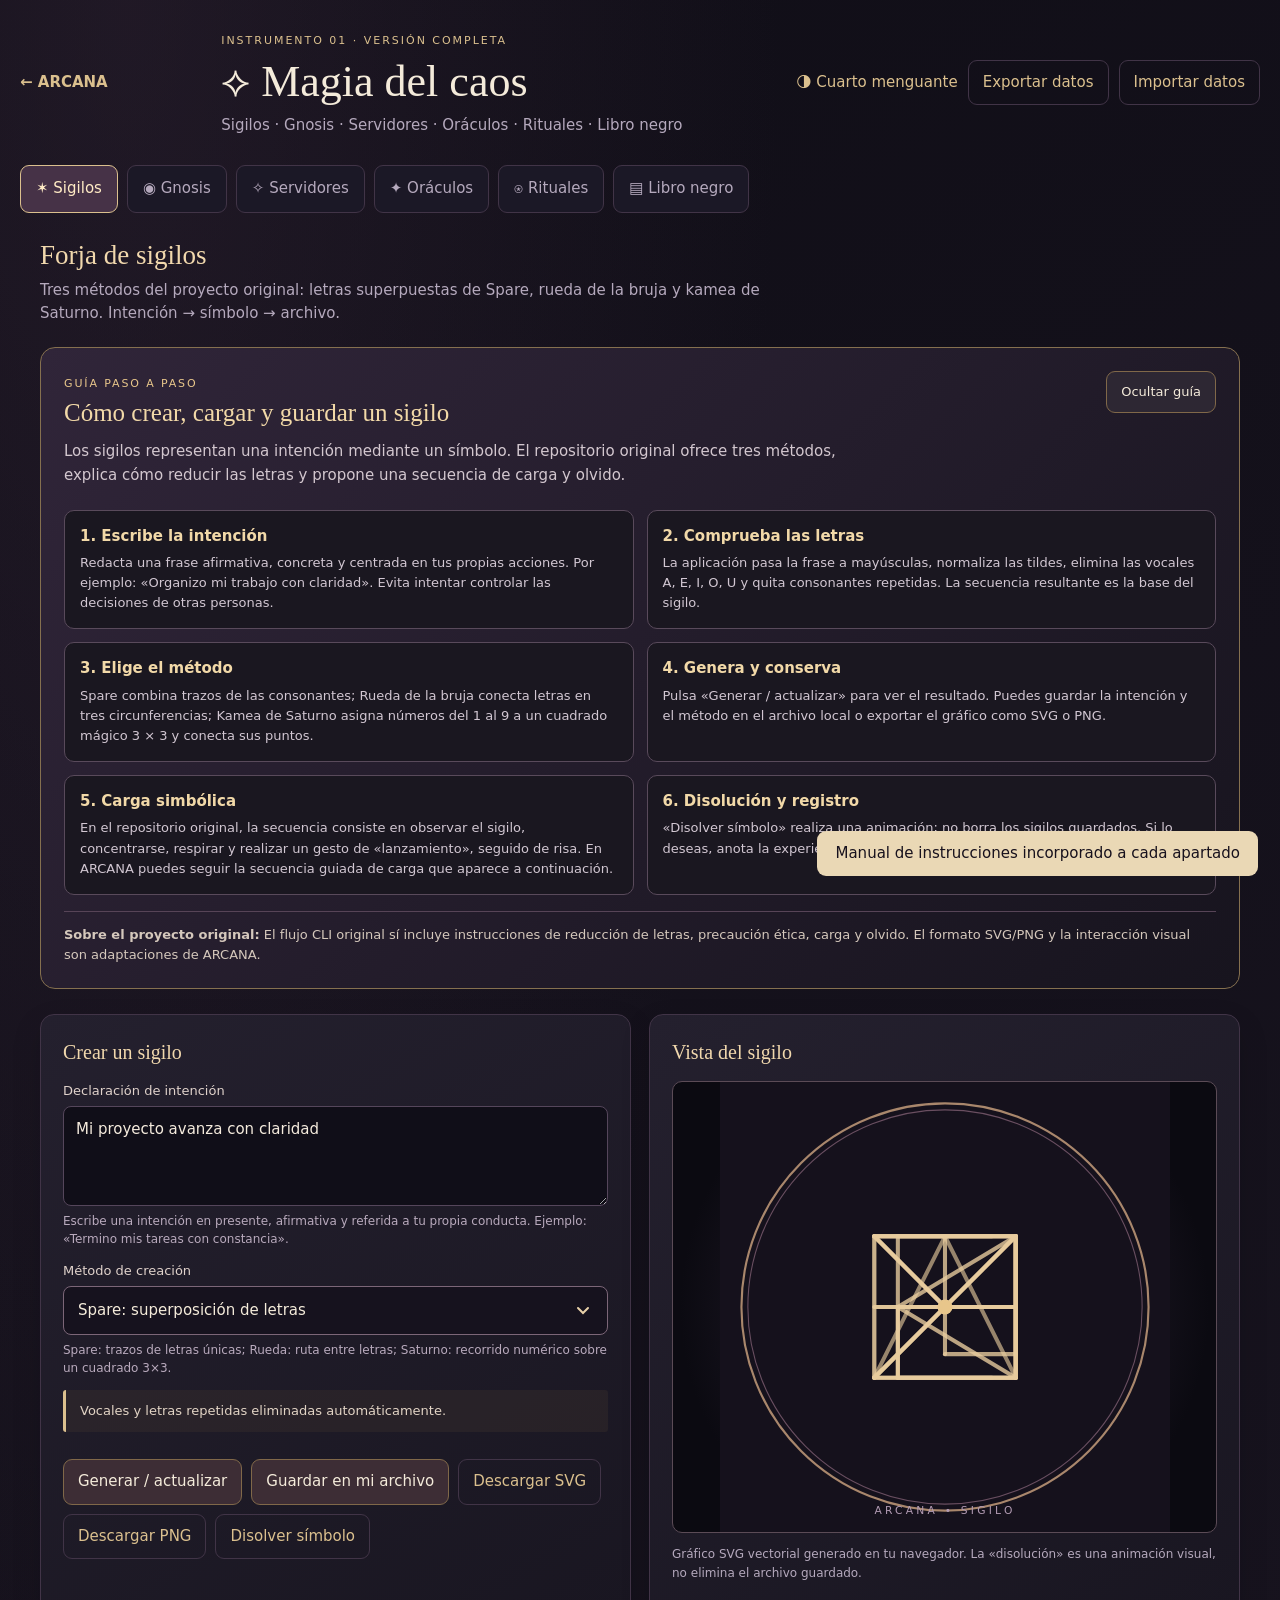
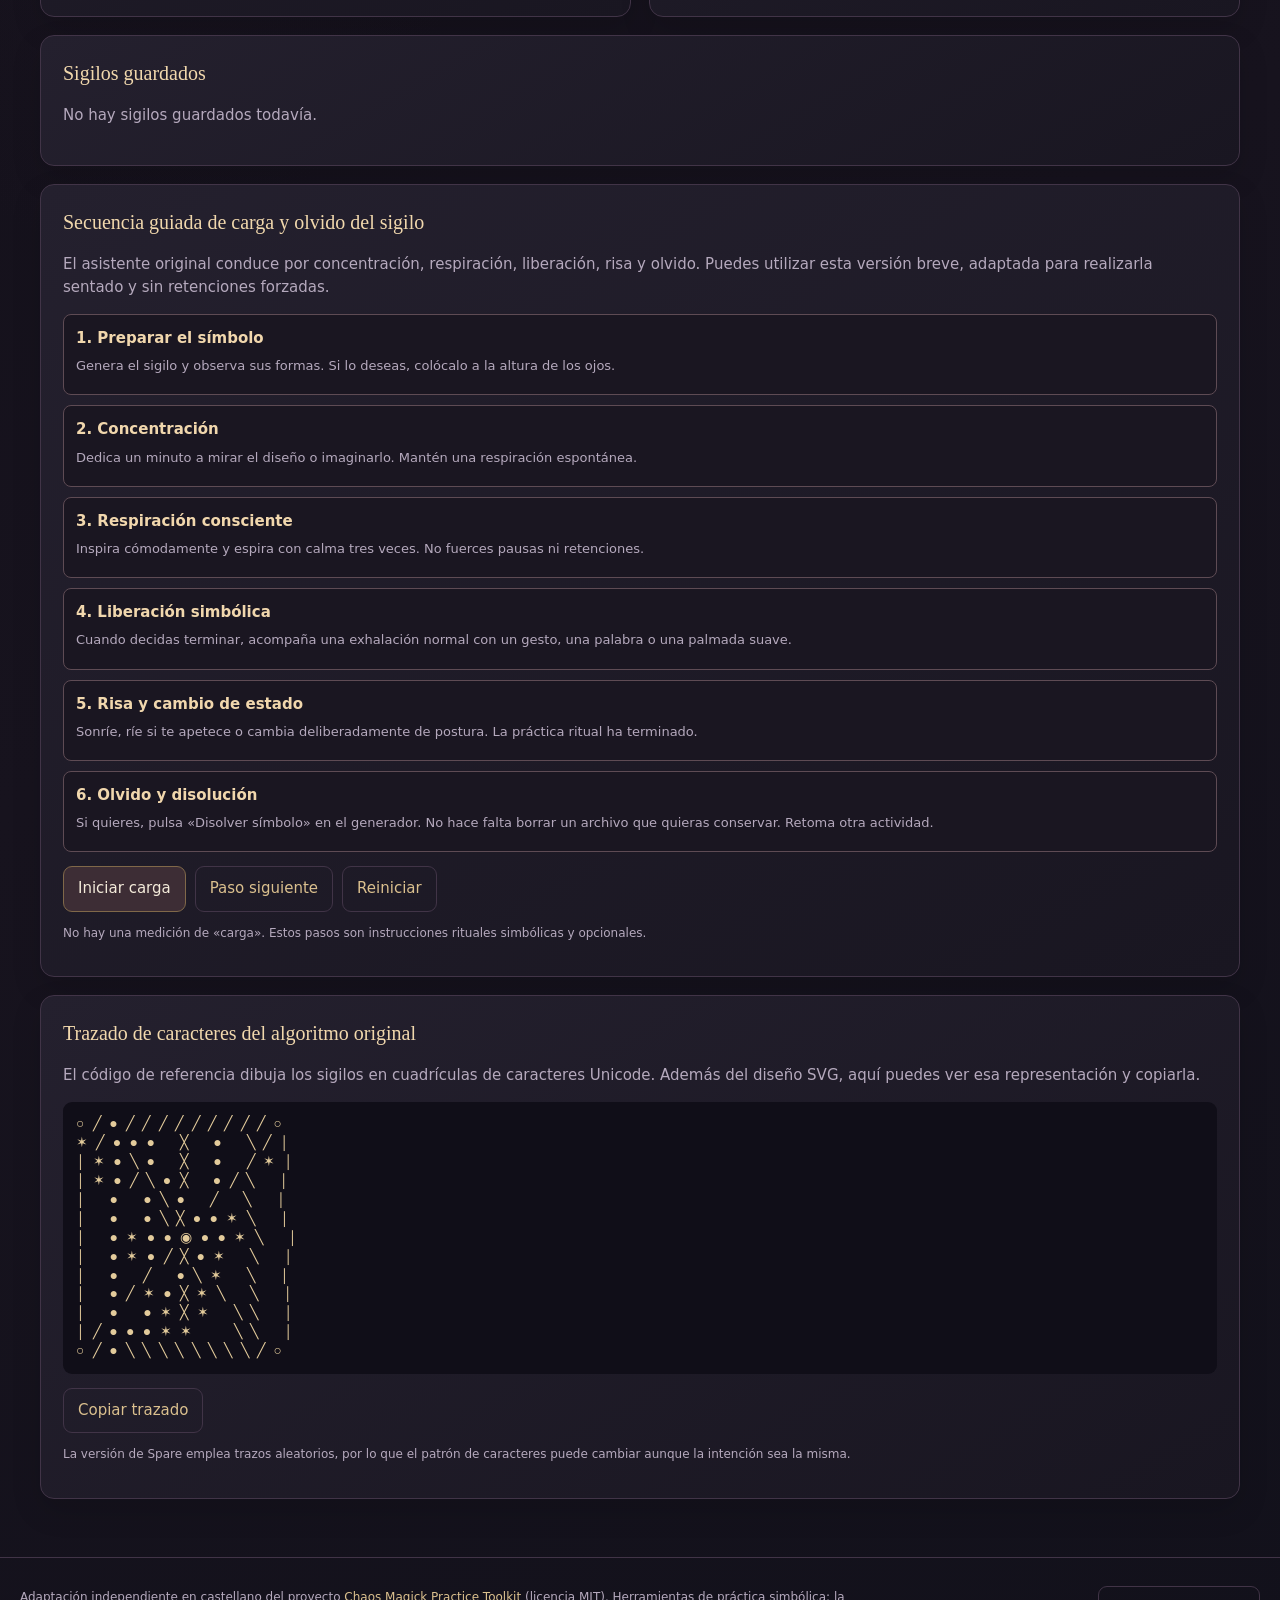
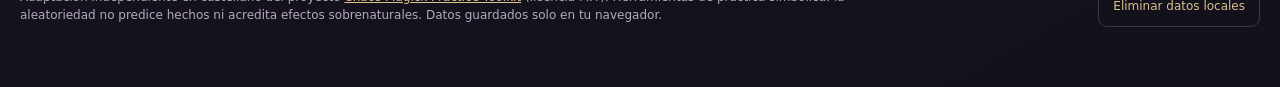
<file: instrumento1.html>
<!doctype html>
<html lang="es"><head>
<link rel="icon" type="image/png" href="https://armandmu.github.io/recursos-web/favicon.png">
<meta charset="utf-8"><meta name="viewport" content="width=device-width,initial-scale=1">
<meta name="theme-color" content="#100e17"><title>Magia del caos · ARCANA</title>
<link rel="stylesheet" href="./instrumento1.css"><link rel="stylesheet" href="./instrumento1-manual.css"><link rel="stylesheet" href="./instrumento1-auditoria.css"></head>
<body><div id="app"><header class="sitehead"><a class="back" href="./">← ARCANA</a><div><small>INSTRUMENTO 01 · VERSIÓN COMPLETA</small><h1>⟡ Magia del caos</h1><p>Sigilos · Gnosis · Servidores · Oráculos · Rituales · Libro negro</p></div><div class="headtools"><span id="lunar">☽</span><button class="ghost" id="export" type="button">Exportar datos</button><label class="import ghost">Importar datos<input id="import" type="file" accept="application/json" hidden></label></div></header>
<nav class="tabs" id="tabs" aria-label="Módulos del instrumento 1"><button data-tab="sigilos">✶ Sigilos</button><button data-tab="gnosis">◉ Gnosis</button><button data-tab="servidores">✧ Servidores</button><button data-tab="oraculos">✦ Oráculos</button><button data-tab="rituales">⍟ Rituales</button><button data-tab="diario">▤ Libro negro</button></nav>
<main id="screen" class="main" aria-live="polite"></main>
<footer><p>Adaptación independiente en castellano del proyecto <a href="https://github.com/koriyoshi2041/chaos-magick-toolkit" target="_blank" rel="noopener noreferrer">Chaos Magick Practice Toolkit</a> (licencia MIT). Herramientas de práctica simbólica: la aleatoriedad no predice hechos ni acredita efectos sobrenaturales. Datos guardados solo en tu navegador.</p><button id="wipe" class="plain">Eliminar datos locales</button></footer></div>
<div id="toast" role="status" aria-live="polite"></div><script src="./instrumento1-core.js" defer></script><script src="./instrumento1-rituales.js" defer></script><script src="./instrumento1-vistas.js" defer></script><script src="./instrumento1-acciones.js" defer></script><script src="./instrumento1-mejoras.js" defer></script><script src="./instrumento1-flujos.js" defer></script><script src="./instrumento1-algoritmos.js" defer></script><script src="./instrumento1-oraculo-fiel.js" defer></script><script src="./instrumento1-pulido.js" defer></script><script src="./instrumento1-manual.js" defer></script><script src="./instrumento1-auditoria.js" defer></script><script src="./instrumento1-bibliomancia.js" defer></script><script src="./instrumento1-patrones.js" defer></script><script src="./instrumento1-inicio.js" defer></script></body></html>
</file>
<file: instrumento1.css>
:root{color-scheme:dark;--bg:#100e17;--panel:#1b1826;--panel2:#221d2e;--ink:#f4ebda;--muted:#b5a9bd;--gold:#dbc08e;--border:#413447;--rose:#b889aa;--green:#98c1a1}*{box-sizing:border-box}body{margin:0;background:radial-gradient(ellipse at 10% 0%,#38283b66,transparent 40%),linear-gradient(150deg,#100e17,#17131e 60%,#12111b);color:var(--ink);font:15px/1.55 Inter,system-ui,-apple-system,Segoe UI,sans-serif;min-height:100vh}button,input,textarea,select{font:inherit}a{color:var(--gold)}button{cursor:pointer}button:disabled{opacity:.4;cursor:not-allowed}button:focus-visible,a:focus-visible,input:focus-visible,textarea:focus-visible,select:focus-visible{outline:2px solid #f6d89b;outline-offset:3px}.sitehead{max-width:1280px;margin:auto;padding:28px 20px;display:flex;align-items:center;gap:24px;justify-content:space-between}.back{color:var(--gold);text-decoration:none;font-weight:700;white-space:nowrap}.sitehead small{font-size:11px;letter-spacing:.18em;color:var(--gold)}h1{font:500 clamp(28px,4vw,44px)/1.2 Georgia,serif;margin:5px 0}.sitehead p{margin:0;color:var(--muted)}.headtools{display:flex;gap:10px;align-items:center;flex-wrap:wrap}.headtools span{color:var(--gold)}button,.ghost,.import{border:1px solid #806849;background:#3d2d35;color:var(--ink);border-radius:9px;padding:10px 14px;text-decoration:none;display:inline-flex;gap:8px;align-items:center;justify-content:center;transition:background .18s}.ghost,.plain,.import{background:transparent;border:1px solid var(--border);color:var(--gold)}button:hover,.ghost:hover,.import:hover{background:#4c3747}.tabs{max-width:1280px;margin:0 auto 16px;padding:0 20px 9px;display:flex;gap:9px;overflow:auto;scrollbar-width:thin}.tabs button{white-space:nowrap;background:var(--panel);border-color:var(--border);color:var(--muted);padding:11px 15px}.tabs button.active{background:#463247;border-color:var(--gold);color:#ffebc5}.main{max-width:1240px;margin:0 auto;padding:0 20px 38px;min-height:55vh}.intro{display:flex;align-items:flex-start;justify-content:space-between;gap:16px;margin:18px 0 22px}.intro h2{font:500 27px Georgia,serif;color:#f1d8ad;margin:0 0 8px}.intro p{margin:0;max-width:760px;color:var(--muted)}.layout{display:grid;grid-template-columns:minmax(280px,1fr) minmax(300px,1fr);gap:18px}.wide{grid-column:1/-1}.panel{background:linear-gradient(150deg,#24202e,#191621);border:1px solid var(--border);border-radius:14px;padding:22px;min-width:0;box-shadow:0 12px 30px #09080b22}.panel h3{margin:0 0 13px;font-size:20px;font-family:Georgia,serif;font-weight:500;color:#f1d8ad}.panel h4{margin:0 0 7px;color:var(--gold)}.panel p{color:var(--muted)}.stack{display:grid;gap:13px}.formrow{display:grid;gap:6px}.formrow label{font-size:13px;color:#e0d2cb}.formrow input,.formrow select,.formrow textarea,.inline-input{width:100%;color:#f5ebdd;border:1px solid #55465b;background:#100e18;border-radius:8px;padding:11px 12px;min-height:42px}.formrow textarea{min-height:100px;resize:vertical}.formrow input[type=checkbox]{width:auto;min-height:0;margin:0 7px 0 0}.actions{display:flex;gap:9px;flex-wrap:wrap;margin-top:14px}.notice{border-left:3px solid var(--gold);padding:11px 14px;background:#3f332e55;border-radius:3px;color:#e2d4c5;font-size:13px}.danger{border-color:#a85f65;background:#4b2730}.muted{color:var(--muted)}.small{font-size:12px}.result{background:#100e18;border:1px solid var(--border);border-radius:10px;padding:17px;white-space:pre-wrap;overflow:auto;overflow-wrap:anywhere;color:#eadbc4;min-height:110px}.art{border:1px solid #5b4b56;background:radial-gradient(circle,#32283b,#0b0a11 75%);border-radius:10px;display:grid;place-items:center;min-height:350px}.art svg{max-width:100%;max-height:450px}.stats{display:grid;grid-template-columns:repeat(auto-fit,minmax(130px,1fr));gap:12px}.stat{padding:14px;background:#18151f;border-radius:10px;border:1px solid var(--border)}.stat strong{display:block;color:var(--gold);font-size:24px}.stat span{font-size:12px;color:var(--muted)}.choices{display:flex;gap:7px;flex-wrap:wrap}.choices button{font-size:13px;padding:7px 10px;background:#272231;border:1px solid var(--border)}.choices button.active{background:#5a4055;border-color:var(--gold)}.list{display:grid;gap:12px}.entry{border:1px solid var(--border);border-radius:10px;padding:16px;background:#14121d}.entry h4{margin:0 0 6px}.entry small{color:var(--muted)}.entry p{margin:8px 0;white-space:pre-wrap;overflow-wrap:anywhere}.entry .actions{margin-top:10px}.steps{display:grid;gap:11px}.step{display:grid;gap:6px;border:1px solid var(--border);border-radius:9px;background:#16131e;padding:13px}.step .num{font-size:12px;color:var(--gold)}.step strong{color:#f5e0bd}.step p{margin:0}.ritual-progress{font-size:14px;color:var(--gold);margin-bottom:12px}.timer{font:500 clamp(36px,6vw,65px) Georgia,serif;color:var(--gold);text-align:center;margin:16px auto}.bar{height:7px;border-radius:10px;background:#3f3644;overflow:hidden}.bar span{display:block;background:var(--gold);height:100%;width:0%}.two{display:grid;grid-template-columns:repeat(2,minmax(0,1fr));gap:12px}.three{display:grid;grid-template-columns:repeat(3,minmax(0,1fr));gap:12px}.color-dot{display:inline-block;width:12px;height:12px;border-radius:50%;border:1px solid #e5d7c5;margin-right:8px}pre.code{font:14px/1.35 monospace;white-space:pre;overflow:auto;background:#100e18;padding:13px;border-radius:9px;color:#e3cb9b}.hidden{display:none!important}footer{max-width:1280px;margin:20px auto;padding:18px 20px 30px;border-top:1px solid var(--border);display:flex;align-items:center;justify-content:space-between;gap:18px;color:var(--muted);font-size:12px}footer p{max-width:900px}#toast{position:fixed;bottom:24px;right:22px;background:#ead8b5;color:#17111d;padding:11px 18px;border-radius:9px;opacity:0;transform:translateY(12px);pointer-events:none;transition:.2s;max-width:80vw;z-index:20}#toast.show{opacity:1;transform:translateY(0)}@media(max-width:780px){.sitehead{display:block;padding:20px}.sitehead .back{display:inline-block;margin-bottom:13px}.headtools{margin-top:16px}.layout{grid-template-columns:1fr}.panel{padding:17px}.two,.three{grid-template-columns:1fr}.intro{display:block}footer{display:block}.tabs{padding:0 14px 9px}}
</file>
<file: instrumento1-manual.css>
.manual{border:1px solid #85704f;background:linear-gradient(135deg,#302539,#17141e);border-radius:15px;padding:23px;margin:12px 0 25px}.manual-header{display:flex;align-items:start;justify-content:space-between;gap:20px}.manual h3{font:500 25px/1.2 Georgia,serif;color:#f2d9a8;margin:4px 0 12px}.manual-header p{color:#d3c7cf;margin:0;max-width:780px}.manual-overline{font-size:11px;color:#e9c78b;letter-spacing:.17em}.manual-toggle{white-space:nowrap;background:#2d2733;font-size:13px}.manual-grid{display:grid;grid-template-columns:repeat(2,minmax(0,1fr));gap:13px;margin:23px 0 16px}.manual-step{border:1px solid #594a5b;padding:15px;border-radius:10px;background:#1a1720}.manual-step h4{font:600 15px/1.35 system-ui,sans-serif;color:#f2d9a8;margin:0 0 7px}.manual-step p{color:#d2c7d2;font-size:13px;margin:0}.manual-note{font-size:13px;color:#d5c8bc;border-top:1px solid #574457;padding-top:13px;margin:0}.field-help{color:#b9aabd!important;font-size:12px!important;line-height:1.45;margin:2px 0 0!important;max-width:80ch}.formrow{gap:5px}.ritual-stage{margin-top:13px;border:1px solid #706049;border-radius:10px;padding:13px;background:#292333}.ritual-stage label{display:flex;align-items:center;gap:8px;color:#ead9ba}.ritual-stage small{color:#c7b9c7}.ritual-stage input{accent-color:#cfb27b;width:17px;height:17px}.learning-steps{display:grid;gap:10px}.learning-step{border:1px solid #5e4b54;border-radius:8px;padding:12px;background:#1a1621}.learning-step.active{border-color:#ecd3a8;background:#35273b}.learning-step strong{color:#f1d7ad}.learning-step p{font-size:13px;margin:6px 0}.learning-step.done{opacity:.65}.focus{height:170px;display:grid;place-items:center;background:#110f19;border:1px solid #4e405b;border-radius:12px;margin:12px auto}.focus span{width:22px;height:22px;background:#d9c195;border-radius:50%;box-shadow:0 0 22px #bda7db55}.important{border-left:3px solid #a97a7a;background:#4c2f3255;padding:11px;font-size:13px}@media(max-width:770px){.manual{padding:17px}.manual-header{flex-direction:column}.manual-grid{grid-template-columns:1fr}}
</file>
<file: instrumento1-auditoria.css>
/* Revisión visual del Libro negro y selectores nativos */
.formrow select{background:#16121e;color:#f4ebda;min-height:48px;border:1px solid #7c6678;appearance:none;-webkit-appearance:none;padding:12px 42px 12px 14px;background-image:url("data:image/svg+xml,%3Csvg xmlns='http://www.w3.org/2000/svg' width='14' height='9' viewBox='0 0 14 9'%3E%3Cpath d='m2 2 5 5 5-5' fill='none' stroke='%23e8d1a9' stroke-width='2' stroke-linecap='round'/%3E%3C/svg%3E");background-repeat:no-repeat;background-position:right 17px center;cursor:pointer}.formrow select option{background:#211b2b;color:#f4ebda}.formrow select:disabled{opacity:.55;cursor:not-allowed}.empty-link{border:1px solid #776547;background:#302739;border-radius:10px;padding:13px 15px;margin:8px 0}.empty-link p{color:#e2d4d3;font-size:13px;margin:0 0 10px}.empty-link button{font-size:13px}.related-info{color:#d3c5bb;font-size:12px;margin:4px 0}.audit-notice{border-left:3px solid #ba9a64;background:#2b2434;padding:12px 15px;border-radius:5px;margin:15px 0;font-size:13px;color:#e4d6c9}.audit-notice button{margin-top:8px}.legacy-list{display:grid;gap:10px;margin:12px 0}.legacy-list .entry{padding:12px}
</file>
